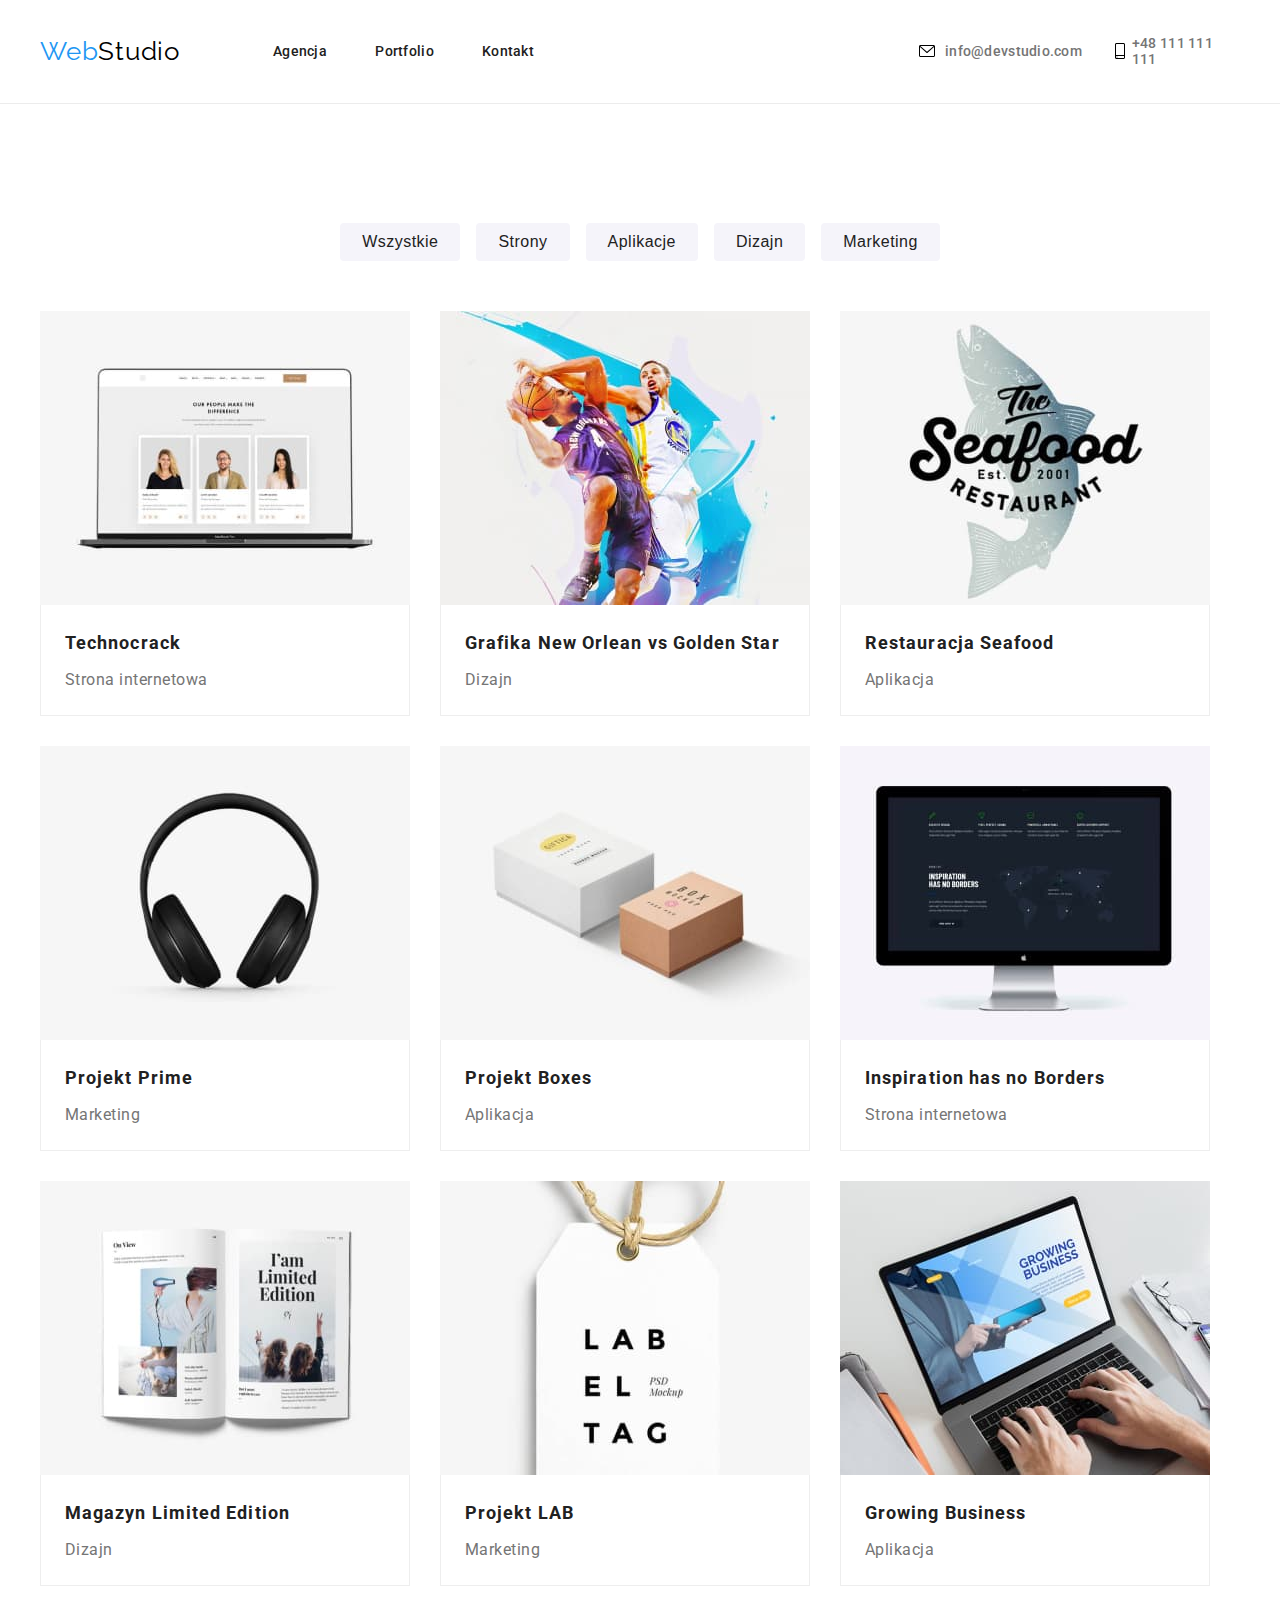
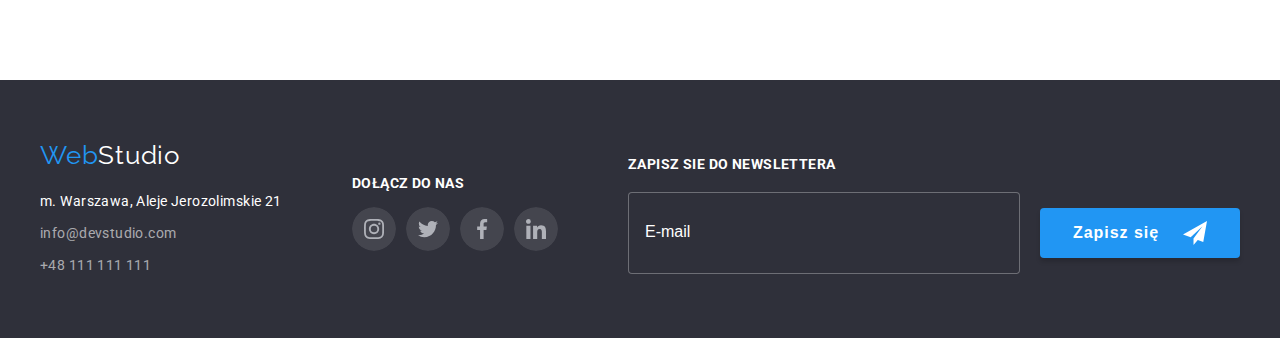
<file: portfolio.html>
<!DOCTYPE html>
<html lang="pl">
  <head>
    <meta charset="UTF-8" />
    <meta http-equiv="X-UA-Compatible" content="IE=edge" />
    <meta name="viewport" content="width=device-width, initial-scale=1.0" />
    <title>Portfolio</title>
    <link rel="preconnect" href="https://fonts.googleapis.com" />
    <link rel="preconnect" href="https://fonts.gstatic.com" crossorigin />
    <link
      href="https://fonts.googleapis.com/css2?family=Montserrat:ital,wght@0,700;1,400&family=Raleway:wght@700&family=Roboto:wght@400;500;700;900&display=swap"
      rel="stylesheet"
    />
    <link
      rel="stylesheet"
      href="https://cdnjs.cloudflare.com/ajax/libs/modern-normalize/1.1.0/modern-normalize.min.css"
      integrity="sha512-wpPYUAdjBVSE4KJnH1VR1HeZfpl1ub8YT/NKx4PuQ5NmX2tKuGu6U/JRp5y+Y8XG2tV+wKQpNHVUX03MfMFn9Q=="
      crossorigin="anonymous"
      referrerpolicy="no-referrer"
    />
    <link rel="stylesheet" href="./CSS/main.min.css" />
  </head>
  <body>
    <section class="navigation-background">
      <div class="page-wrapper navigation">
        <nav class="navigation__wrapper">
          <div class="logo"><span class="logo-web">Web</span>Studio</div>
          <ul class="navigation__links">
            <li><a class="navigation__item" href="index.html">Agencja</a></li>
            <li>
              <a
                class="navigation__item navigation__item--active"
                href="portfolio.html"
                >Portfolio</a
              >
            </li>
            <li>
              <a class="navigation__item" href="portfolio.html">Kontakt</a>
            </li>
          </ul>
        </nav>
        <div class="navigation__contacts">
          <div class="navigation__wrapper">
            <svg width="26" height="30" class="icon-contact">
              <use href="./images/icons.svg#icon-envelope" width="16"></use>
            </svg>
            <a
              class="navigation__item--contact"
              href="mailto:info@devstudio.com"
              >info@devstudio.com</a
            >
          </div>
          <div class="navigation__wrapper">
            <svg width="20" height="30" class="icon-contact">
              <use href="./images/icons.svg#icon-smartphone" width="16"></use>
            </svg>
            <a class="navigation__item--contact" href="tel:+48111111111"
              >+48 111 111 111</a
            >
          </div>
        </div>
      </div>
    </section>
    <main class="page-wrapper">
      <header class="portfolio-buttons">
        <button class="portfolio-buttons__item" type="button">Wszystkie</button>
        <button class="portfolio-buttons__item" type="button">Strony</button>
        <button class="portfolio-buttons__item" type="button">Aplikacje</button>
        <button class="portfolio-buttons__item" type="button">Dizajn</button>
        <button class="portfolio-buttons__item" type="button">Marketing</button>
      </header>
      <section>
        <ul class="portfolio">
          <li>
            <figure class="portfolio--shadow">
              <div class="portfolio__photo">
                <img
                  src="./images/portfolio/technocrack.jpg"
                  alt="Otwarty laptop z widocznym menu strony przedstawiającej 3 osoby"
                  width="370"
                  class="portfolio__photo--position"
                />
                <p class="portfolio__text">
                  Technocrack jest popularną platformą wykorzystywaną do
                  rozpowszechniania koronawirusa. Firmy wykorzystują tę
                  platformę do celów szpiegowskich i ataków na niezabezpieczone
                  serwery konkurencji
                </p>
              </div>
              <figcaption class="portfolio__description">
                <p class="portfolio__project-name">Technocrack</p>
                <p class="portfolio__project-type">Strona internetowa</p>
              </figcaption>
            </figure>
          </li>
          <li>
            <figure class="portfolio--shadow">
              <div class="portfolio__photo">
                <img
                  src="./images/portfolio/basketballPlayers.jpg"
                  alt="Dwóch zawodników gra w poszykówkę"
                  width="370"
                  class="portfolio__photo--position"
                />
                <p class="portfolio__text">
                  Technocrack jest popularną platformą wykorzystywaną do
                  rozpowszechniania koronawirusa. Firmy wykorzystują tę
                  platformę do celów szpiegowskich i ataków na niezabezpieczone
                  serwery konkurencji
                </p>
              </div>
              <figcaption class="portfolio__description">
                <p class="portfolio__project-name">
                  Grafika New Orlean vs Golden Star
                </p>
                <p class="portfolio__project-type">Dizajn</p>
              </figcaption>
            </figure>
          </li>
          <li>
            <figure class="portfolio--shadow">
              <div class="portfolio__photo">
                <img
                  src="./images/portfolio/seaFood.jpg"
                  alt="Logo restauracji z owocami morza"
                  width="370"
                  class="portfolio__photo--position"
                />
                <p class="portfolio__text">
                  Technocrack jest popularną platformą wykorzystywaną do
                  rozpowszechniania koronawirusa. Firmy wykorzystują tę
                  platformę do celów szpiegowskich i ataków na niezabezpieczone
                  serwery konkurencji
                </p>
              </div>
              <figcaption class="portfolio__description">
                <p class="portfolio__project-name">Restauracja Seafood</p>
                <p class="portfolio__project-type">Aplikacja</p>
              </figcaption>
            </figure>
          </li>
          <li>
            <figure class="portfolio--shadow">
              <div class="portfolio__photo">
                <img
                  src="./images/portfolio/headphones.jpg"
                  alt="słuchawki"
                  width="370"
                  class="portfolio__photo--position"
                />
                <p class="portfolio__text">
                  Technocrack jest popularną platformą wykorzystywaną do
                  rozpowszechniania koronawirusa. Firmy wykorzystują tę
                  platformę do celów szpiegowskich i ataków na niezabezpieczone
                  serwery konkurencji
                </p>
              </div>
              <figcaption class="portfolio__description">
                <p class="portfolio__project-name">Projekt Prime</p>
                <p class="portfolio__project-type">Marketing</p>
              </figcaption>
            </figure>
          </li>
          <li>
            <figure class="portfolio--shadow">
              <div class="portfolio__photo">
                <img
                  src="./images/portfolio/boxes.jpg"
                  alt="Dwa pudełka"
                  width="370"
                  class="portfolio__photo--position"
                />
                <p class="portfolio__text">
                  Technocrack jest popularną platformą wykorzystywaną do
                  rozpowszechniania koronawirusa. Firmy wykorzystują tę
                  platformę do celów szpiegowskich i ataków na niezabezpieczone
                  serwery konkurencji
                </p>
              </div>
              <figcaption class="portfolio__description">
                <p class="portfolio__project-name">Projekt Boxes</p>
                <p class="portfolio__project-type">Aplikacja</p>
              </figcaption>
            </figure>
          </li>
          <li>
            <figure class="portfolio--shadow">
              <div class="portfolio__photo">
                <img
                  src="./images/portfolio/display.jpg"
                  alt="Monitor komputeraz z widocznym menu strony"
                  width="370"
                  class="portfolio__photo--position"
                />
                <p class="portfolio__text">
                  Technocrack jest popularną platformą wykorzystywaną do
                  rozpowszechniania koronawirusa. Firmy wykorzystują tę
                  platformę do celów szpiegowskich i ataków na niezabezpieczone
                  serwery konkurencji
                </p>
              </div>
              <figcaption class="portfolio__description">
                <p class="portfolio__project-name">
                  Inspiration has no Borders
                </p>
                <p class="portfolio__project-type">Strona internetowa</p>
              </figcaption>
            </figure>
          </li>
          <li>
            <figure class="portfolio--shadow">
              <div class="portfolio__photo">
                <img
                  src="./images/portfolio/magazine.jpg"
                  alt="Otwarty artykuł w magazynie"
                  width="370"
                  class="portfolio__photo--position"
                />
                <p class="portfolio__text">
                  Technocrack jest popularną platformą wykorzystywaną do
                  rozpowszechniania koronawirusa. Firmy wykorzystują tę
                  platformę do celów szpiegowskich i ataków na niezabezpieczone
                  serwery konkurencji
                </p>
              </div>
              <figcaption class="portfolio__description">
                <p class="portfolio__project-name">Magazyn Limited Edition</p>
                <p class="portfolio__project-type">Dizajn</p>
              </figcaption>
            </figure>
          </li>
          <li>
            <figure class="portfolio--shadow">
              <div class="portfolio__photo">
                <img
                  src="./images/portfolio/label.jpg"
                  alt="Etykieta z napisem LAB EL TAG"
                  width="370"
                  class="portfolio__photo--position"
                />
                <p class="portfolio__text">
                  Technocrack jest popularną platformą wykorzystywaną do
                  rozpowszechniania koronawirusa. Firmy wykorzystują tę
                  platformę do celów szpiegowskich i ataków na niezabezpieczone
                  serwery konkurencji
                </p>
              </div>
              <figcaption class="portfolio__description">
                <p class="portfolio__project-name">Projekt LAB</p>
                <p class="portfolio__project-type">Marketing</p>
              </figcaption>
            </figure>
          </li>
          <li>
            <figure class="portfolio--shadow">
              <div class="portfolio__photo">
                <img
                  src="./images/portfolio/laptop.jpg"
                  alt="Otwarty laptop na stronie internetowej Growing Buisness"
                  width="370"
                  class="portfolio__photo--position"
                />
                <p class="portfolio__text">
                  Technocrack jest popularną platformą wykorzystywaną do
                  rozpowszechniania koronawirusa. Firmy wykorzystują tę
                  platformę do celów szpiegowskich i ataków na niezabezpieczone
                  serwery konkurencji
                </p>
              </div>
              <figcaption class="portfolio__description">
                <p class="portfolio__project-name">Growing Business</p>
                <p class="portfolio__project-type">Aplikacja</p>
              </figcaption>
            </figure>
          </li>
        </ul>
      </section>
    </main>
    <footer class="footer-background">
      <div class="page-wrapper--footer">
        <div class="footer">
          <div class="footer__contacts">
            <p class="logo">
              <span class="logo-web">Web</span
              ><span class="logo-studio">Studio</span>
            </p>
            <address class="footer__wrapper">
              <p class="footer__address">m. Warszawa, Aleje Jerozolimskie 21</p>
              <a
                class="footer__address--contact"
                href="mailto:info@devstudio.com"
              >
                info@devstudio.com
              </a>
              <a class="footer__address--contact" href="tel:+48111111111"
                >+48 111 111 111</a
              >
            </address>
          </div>
          <div class="footer__social">
            <h2 class="footer__header">DOŁĄCZ DO NAS</h2>
            <div class="icon-social">
              <a>
                <svg width="44" height="44" class="icon-social__item">
                  <circle
                    r="22"
                    class="icon-social__background"
                    cx="22"
                    cy="22"
                  />
                  <use
                    href="./images/icons.svg#icon-instagram"
                    width="20"
                    x="12"
                  ></use>
                </svg>
              </a>
              <a>
                <svg width="44" height="44" class="icon-social__item">
                  <circle
                    r="22"
                    class="icon-social__background"
                    cx="22"
                    cy="22"
                  />
                  <use
                    href="./images/icons.svg#icon-twitter"
                    width="20"
                    x="12"
                  ></use>
                </svg>
              </a>
              <a>
                <svg width="44" height="44" class="icon-social__item">
                  <circle
                    r="22"
                    class="icon-social__background"
                    cx="22"
                    cy="22"
                  />
                  <use
                    href="./images/icons.svg#icon-facebook"
                    width="20"
                    x="12"
                  ></use>
                </svg>
              </a>
              <a>
                <svg width="44" height="44" class="icon-social__item">
                  <circle
                    r="22"
                    class="icon-social__background"
                    cx="22"
                    cy="22"
                  />
                  <use
                    href="./images/icons.svg#icon-linkedin"
                    width="20"
                    x="12"
                  ></use>
                </svg>
              </a>
            </div>
          </div>
          <div class="footer__newsletter">
            <h2 class="footer__header">ZAPISZ SIE DO NEWSLETTERA</h2>
            <form class="newsletter">
              <input
                type="email"
                name="newsletter-email"
                placeholder="E-mail"
                class="newsletter__input"
              />
              <button type="submit" class="newsletter__button">
                Zapisz się
                <svg
                  width="24px"
                  height="24px"
                  class="newsletter__button--color"
                >
                  <use href="./images/icons.svg#icon-send"></use>
                </svg>
              </button>
            </form>
          </div>
        </div>
      </div>
    </footer>
  </body>
</html>
</file>
<file: CSS/main.min.css>
body{font-family:"Roboto",sans-serif}ul{list-style:none}a{text-decoration:none}*{margin:0;padding:0}.page-wrapper{margin:0 auto;padding:0 15px}.header-title{font-size:2.25rem;font-weight:700;line-height:1.167;letter-spacing:.03em;color:var(--brand-black);text-align:center;margin:0 0 30px 0}@media(min-width: 1200px){.page-wrapper{max-width:1200px;margin:25px auto;padding:0 15px}}.navigation-background{border-bottom:1px solid #ececec;padding:10px 0}.navigation{display:-webkit-box;display:-ms-flexbox;display:flex;-webkit-box-align:center;-ms-flex-align:center;align-items:center;-webkit-box-pack:justify;-ms-flex-pack:justify;justify-content:space-between;width:100%}.navigation__wrapper{display:-webkit-box;display:-ms-flexbox;display:flex;-webkit-box-pack:justify;-ms-flex-pack:justify;justify-content:space-between;-webkit-box-align:center;-ms-flex-align:center;align-items:center;-webkit-box-flex:1;-ms-flex:1;flex:1;margin:0;padding:0}.navigation__links,.navigation__contacts,.navigation__item,.navigation__item--contact,.navigation__icon-contact{display:none}@media(min-width: 768px){.menu-toggle,.js-opne,.mobile__icon-menu,.menu-container{display:none}.navigation__links,.navigation__contacts,.navigation__item,.navigation__icon-contact{display:-webkit-box;display:-ms-flexbox;display:flex}.navigation__item--contact,.navigation__icon-contact{display:inline}.navigation__wrapper{display:-webkit-box;display:-ms-flexbox;display:flex;-webkit-box-align:center;-ms-flex-align:center;align-items:center;justify-items:flex-start;-webkit-box-pack:start;-ms-flex-pack:start;justify-content:flex-start}.navigation__links{-webkit-box-align:center;-ms-flex-align:center;align-items:center;-webkit-box-pack:justify;-ms-flex-pack:justify;justify-content:space-between;width:282px}.navigation__contacts{display:-webkit-box;display:-ms-flexbox;display:flex;-webkit-box-orient:vertical;-webkit-box-direction:normal;-ms-flex-direction:column;flex-direction:column}.navigation__item{font-size:14px;font-weight:500;line-height:1.17;color:#212121;letter-spacing:.02em;text-decoration:none}.navigation__item--contact{font-size:14px;font-weight:500;line-height:1.17;letter-spacing:.02em;text-decoration:none;color:#757575}.navigation__icon-contact{fill:#757575}.navigation__item:hover,.navigation__item:focus,.navigation__item--contact:hover,.navigation__item--contact:focus,.navigation__wrapper:hover .navigation__icon-contact,.navigation__wrapper:focus .navigation__icon-contact,.navigation__wrapper:hover .navigation__item--contact,.navigation__wrapper:focus .navigation__item--contact{color:#2196f3;-webkit-transition:250ms;transition:250ms;fill:#2196f3}.navigation__icon-contact:hover,.navigation__icon-contact:focus{-webkit-transition:250ms;transition:250ms}.navigation__item--active{position:relative}.navigation__item--active:hover::after,.navigation__item--active:focus::after{content:"";height:4px;width:53px;background-color:#2196f3;position:absolute;border-radius:2px;left:0;top:45px}}@media(min-width: 1200px){.navigation{display:-webkit-box;display:-ms-flexbox;display:flex;-webkit-box-align:center;-ms-flex-align:center;align-items:center;-webkit-box-pack:justify;-ms-flex-pack:justify;justify-content:space-between}.navigation__wrapper{justify-items:center;display:-webkit-box;display:-ms-flexbox;display:flex;-webkit-box-align:center;-ms-flex-align:center;align-items:center;-webkit-box-flex:1;-ms-flex:1;flex:1}.navigation__links{display:-webkit-box;display:-ms-flexbox;display:flex;-webkit-box-align:center;-ms-flex-align:center;align-items:center;-webkit-box-pack:justify;-ms-flex-pack:justify;justify-content:space-between;max-width:261px;-ms-flex-negative:1;flex-shrink:1}.navigation__contacts{justify-items:center;display:-webkit-box;display:-ms-flexbox;display:flex;-webkit-box-align:center;-ms-flex-align:center;align-items:center;gap:30px;-webkit-box-orient:horizontal;-webkit-box-direction:normal;-ms-flex-direction:row;flex-direction:row;width:321px}.navigation__item{font-size:14px;font-weight:500;line-height:1.17;color:#212121;letter-spacing:.02em;text-decoration:none}.navigation__item--contact{font-size:14px;font-weight:500;line-height:1.17;letter-spacing:.02em;text-decoration:none;color:#757575;display:block}.navigation__icon-contact{fill:#757575}.navigation__item:hover,.navigation__item:focus,.navigation__item--contact:hover,.navigation__item--contact:focus,.navigation__wrapper:hover .navigation__icon-contact,.navigation__wrapper:focus .navigation__icon-contact,.navigation__wrapper:hover .navigation__item--contact,.navigation__wrapper:focus .navigation__item--contact{color:#2196f3;-webkit-transition:250ms;transition:250ms;fill:#2196f3}.navigation__icon-contact:hover,.navigation__icon-contact:focus{-webkit-transition:250ms;transition:250ms}.navigation__item--active{position:relative}.navigation__item--active:hover::after,.navigation__item--active:focus::after{content:"";height:4px;width:53px;background-color:#2196f3;position:absolute;border-radius:2px;left:0;top:45px}}.logo{font-family:Raleway;font-size:1.625rem;color:#000;line-height:1.17;letter-spacing:.03em;margin-right:83px}.logo-web{color:#2196f3}.logo-studio{color:#fff}@media(min-width: 1200px){.logo{margin-right:93px}}.menu-container{position:fixed;z-index:10;top:0;left:0;-webkit-transform:translateX(100vw);transform:translateX(100vw);width:100vw;height:100vh;background-color:#fff;padding:21px 25px 48px 40px;-webkit-transition:.3s;transition:.3s}.menu-container.is-open{-webkit-transform:translateX(0);transform:translateX(0)}.menu-toggle{border:0;background-color:rgba(0,0,0,0);font-size:2rem;display:-webkit-box;display:-ms-flexbox;display:flex;-webkit-box-align:center;-ms-flex-align:center;align-items:center}.menu-toggle:hover,.menu-toggle:focus{cursor:pointer;color:#2196f3;padding:0;margin:0}.mobile__button-box{display:-webkit-box;display:-ms-flexbox;display:flex;-webkit-box-pack:end;-ms-flex-pack:end;justify-content:flex-end;-webkit-box-align:center;-ms-flex-align:center;align-items:center}.mobile{display:-webkit-box;display:-ms-flexbox;display:flex;-webkit-box-orient:vertical;-webkit-box-direction:normal;-ms-flex-direction:column;flex-direction:column;-webkit-box-pack:justify;-ms-flex-pack:justify;justify-content:space-between;height:100%}.mobile__icon-menu:hover,.mobile__icon-menu:focus{fill:#2196f3}.mobile__links{font-weight:500;font-size:2.5rem;line-height:2.94;letter-spacing:.02em;color:#212121}.mobile__item{color:#212121}.mobile__item:hover,.mobile__item:focus{color:#2196f3}.mobile__contacts{display:-webkit-box;display:-ms-flexbox;display:flex;-webkit-box-orient:vertical;-webkit-box-direction:normal;-ms-flex-direction:column;flex-direction:column;gap:32px;margin-bottom:64px}.mobile__phone{font-weight:500;font-size:2.125rem;line-height:2.5rem;letter-spacing:.02em;color:#2196f3}.mobile__phone:focus,.mobile__phone:hover{color:#212121}.mobile__email{font-weight:500;font-size:1.5rem;line-height:1.75rem;letter-spacing:.02em;color:#757575}.mobile__email:focus,.mobile__email:hover{color:#2196f3}.mobile__social-links{font-weight:500;font-size:1.125rem;line-height:1.375;letter-spacing:.02em;color:#2196f3;border-right:1px solid #757575;padding-right:10px;margin-right:10px}.mobile__social-links:nth-child(4){border:0}.billboard{background-image:-webkit-gradient(linear, left top, left bottom, from(rgba(47, 48, 58, 0.4)), to(rgba(47, 48, 58, 0.4))),url("../images/background_mobile.jpg");background-image:linear-gradient(rgba(47, 48, 58, 0.4), rgba(47, 48, 58, 0.4)),url("../images/background_mobile.jpg");background-repeat:no-repeat;background-size:cover;background-position:center;height:400px;margin:0 auto;display:-webkit-box;display:-ms-flexbox;display:flex;-webkit-box-pack:center;-ms-flex-pack:center;justify-content:center;-webkit-box-align:center;-ms-flex-align:center;align-items:center;-webkit-box-orient:vertical;-webkit-box-direction:normal;-ms-flex-direction:column;flex-direction:column;gap:30px;margin-bottom:60px}.billboard__button{background-color:#2196f3;color:#fff;font-size:1rem;font-weight:700;line-height:1.875;letter-spacing:.06em;border:none;border-radius:4px;padding:10px 40px;margin:0;width:200px;height:50px}.billboard__text{font-family:Roboto;font-size:1.625rem;font-weight:900;line-height:2.65rem;letter-spacing:.06em;text-align:center;color:#fff;padding:0}.billboard__button:hover,.billboard__button:focus{-webkit-transition:250ms;transition:250ms;cursor:pointer}@media(min-device-pixel-ratio: 2),(-webkit-min-device-pixel-ratio: 2),(min-resolution: 192dpi),(min-resolution: 2dppx){.billboard{background-image:url("../images/background_mobile@2x.jpg")}}@media(min-width: 768px){.billboard{background-image:url("../images/background_tablet.jpg")}}@media(min-width: 768px)and (min-device-pixel-ratio: 2),(min-width: 768px)and (-webkit-min-device-pixel-ratio: 2),(min-width: 768px)and (min-resolution: 192dpi),(min-width: 768px)and (min-resolution: 2dppx){.billboard{background-image:url("../images/background_tablet@2x.jpg")}}@media(min-width: 1200px){.billboard{max-width:1600px;margin-bottom:94px;height:600px;background-image:url("../images/background_desktop.jpg")}}@media(min-width: 1200px)and (min-device-pixel-ratio: 2),(min-width: 1200px)and (-webkit-min-device-pixel-ratio: 2),(min-width: 1200px)and (min-resolution: 192dpi),(min-width: 1200px)and (min-resolution: 2dppx){.billboard{background-image:url("../images/background_desktop@2x.jpg")}}.loremipsum{display:-webkit-box;display:-ms-flexbox;display:flex;-webkit-box-orient:vertical;-webkit-box-direction:normal;-ms-flex-direction:column;flex-direction:column;-webkit-box-align:center;-ms-flex-align:center;align-items:center;gap:30px;margin-bottom:60px}.loremipsum__header{font-size:14px;font-weight:700;line-height:16px;letter-spacing:.03em;text-align:center;margin:30px 0 10px 0}.loremipsum__text{font-size:14px;font-weight:400;line-height:1.71;letter-spacing:.03em;text-align:left;color:#757575}.loremipsum__icon{background-color:#f5f4fa;border-radius:4px;margin-top:94p}@media(min-width: 768px){.loremipsum{display:-webkit-box;display:-ms-flexbox;display:flex;-webkit-box-orient:horizontal;-webkit-box-direction:normal;-ms-flex-direction:row;flex-direction:row;-ms-flex-wrap:wrap;flex-wrap:wrap;margin-bottom:45px}.loremipsum__header{text-align:left}.loremipsum__wrapper{-ms-flex-preferred-size:calc((100% - 30px)/2);flex-basis:calc((100% - 30px)/2)}}@media(min-width: 1200px){.loremipsum{margin-bottom:94px;-ms-flex-wrap:nowrap;flex-wrap:nowrap}}.services{display:none}.services__item,.services__text,.services__hidden{display:none}@media(min-width: 1200px){.services{display:-webkit-box;display:-ms-flexbox;display:flex;justify-items:center;gap:30px;margin:0 auto 94px auto;padding:0;width:100%}.services__hidden{display:block}.services__item{display:-webkit-box;display:-ms-flexbox;display:flex;-ms-flex-preferred-size:calc((100% - 60px)/3);flex-basis:calc((100% - 60px)/3);font-size:0;position:relative}.services__text{background-color:rgba(47,48,58,.8);height:70px;width:370px;width:100%;color:#fff;font-size:.875rem;font-weight:700;line-height:1rem;letter-spacing:.03em;display:-webkit-box;display:-ms-flexbox;display:flex;-webkit-box-align:center;-ms-flex-align:center;align-items:center;-webkit-box-pack:center;-ms-flex-pack:center;justify-content:center;position:absolute;top:224px}}.team-background{background-color:#f5f4fa;width:100%;padding:60px 0 60px 0}.team{display:-webkit-box;display:-ms-flexbox;display:flex;gap:30px;-webkit-box-orient:vertical;-webkit-box-direction:normal;-ms-flex-direction:column;flex-direction:column}.team__img{padding:0 0 30px 0;background-color:#fff;-webkit-box-shadow:0px 1px 3px rgba(0,0,0,.12),0px 1px 1px rgba(0,0,0,.14),0px 2px 1px rgba(0,0,0,.2);box-shadow:0px 1px 3px rgba(0,0,0,.12),0px 1px 1px rgba(0,0,0,.14),0px 2px 1px rgba(0,0,0,.2);border-radius:0px 0px 4px 4px}.team__person{font-size:1rem;font-weight:500;line-height:1.1875;letter-spacing:.03em;text-align:center;display:block;color:#212121;margin:30px 0 10px 0;padding:0}.team__position{font-size:1rem;font-weight:400;line-height:1.1875;letter-spacing:.03em;color:#757575;text-align:center;margin:0;padding:0}@media(min-width: 768px){.team{-webkit-box-orient:horizontal;-webkit-box-direction:normal;-ms-flex-direction:row;flex-direction:row;-ms-flex-wrap:wrap;flex-wrap:wrap}.team__wrapper{-ms-flex-preferred-size:calc((100% - 30px)/2);flex-basis:calc((100% - 30px)/2)}}@media(min-width: 1200px){.team-background{padding:94px 0}.team{-ms-flex-wrap:nowrap;flex-wrap:nowrap;-webkit-box-pack:center;-ms-flex-pack:center;justify-content:center}}.icon-social{display:-webkit-box;display:-ms-flexbox;display:flex;-webkit-box-pack:center;-ms-flex-pack:center;justify-content:center;gap:10px;margin-top:16px}.icon-social__item{fill:#afb1b8;border-radius:50%;cursor:pointer;-webkit-transition:fill 250ms cubic-bezier(0.4, 0, 0.2, 1),background-color 250ms cubic-bezier(0.4, 0, 0.2, 1),border-radius 250ms cubic-bezier(0.4, 0, 0.2, 1);transition:fill 250ms cubic-bezier(0.4, 0, 0.2, 1),background-color 250ms cubic-bezier(0.4, 0, 0.2, 1),border-radius 250ms cubic-bezier(0.4, 0, 0.2, 1)}.icon-social__background{fill:rgba(255,255,255,.1)}.icon-social__item:hover,.icon-social__item:focus{fill:#fff;background-color:#2196f3}.company{margin:60px 0}.company__list{display:-webkit-box;display:-ms-flexbox;display:flex;gap:30px;-ms-flex-wrap:wrap;flex-wrap:wrap;-webkit-box-pack:center;-ms-flex-pack:center;justify-content:center}.company__wrapper{border-color:#afb1b8;border-style:solid;border-width:1px;border-radius:4px;-ms-flex-preferred-size:calc((100% - 30px)/2);flex-basis:calc((100% - 30px)/2);display:-webkit-box;display:-ms-flexbox;display:flex;-webkit-box-pack:center;-ms-flex-pack:center;justify-content:center}.company__wrapper:hover,.company__wrapper:focus{border-color:#2196f3;-webkit-transition:250ms;transition:250ms}.icon__company{fill:#afb1b8;margin:0;padding:0;vertical-align:middle}.icon__company:hover,.icon__company:focus{cursor:pointer;fill:#2196f3;-webkit-transition:250ms;transition:250ms}@media(min-width: 768px){.company__wrapper{-ms-flex-preferred-size:calc((100% - 60px)/3);flex-basis:calc((100% - 60px)/3)}}@media(min-width: 1200px){.company{margin:94px 0}.company__list{-ms-flex-wrap:nowrap;flex-wrap:nowrap}}.footer-background{background-color:#2f303a}.page-wrapper--footer{margin:0 auto;padding:60px 15px}.footer{display:-webkit-box;display:-ms-flexbox;display:flex;-webkit-box-orient:vertical;-webkit-box-direction:normal;-ms-flex-direction:column;flex-direction:column;-webkit-box-align:center;-ms-flex-align:center;align-items:center;gap:60px;margin:0}.footer__contacts{display:-webkit-box;display:-ms-flexbox;display:flex;-webkit-box-orient:vertical;-webkit-box-direction:normal;-ms-flex-direction:column;flex-direction:column;-webkit-box-align:center;-ms-flex-align:center;align-items:center}.footer__contacts .logo{text-align:center;padding:0;margin:0 0 20px 0}.footer__wrapper{display:-webkit-box;display:-ms-flexbox;display:flex;-webkit-box-orient:vertical;-webkit-box-direction:normal;-ms-flex-direction:column;flex-direction:column;gap:8px}.footer__address{font-style:normal;font-weight:400;font-size:.875rem;line-height:1.71;color:#fff;letter-spacing:.03em;text-decoration:none;max-height:81px;margin:0;padding:0;text-align:center}.footer__address--contact{font-style:normal;font-weight:400;font-size:.875rem;line-height:1.71;color:rgba(255,255,255,.6);letter-spacing:.03em;text-decoration:none;max-height:81px;margin:0;padding:0;text-align:center}.footer__social{width:206px}.footer__header{font-size:.875rem;font-weight:700;line-height:1rem;letter-spacing:.03em;text-align:center;color:#fff}.footer__newsletter .footer__header{margin-bottom:20px}.footer__address:hover,.footer__address:focus,.footer__address--contact:hover,.footer__address--contact:focus{color:#2196f3}.newsletter{display:-webkit-box;display:-ms-flexbox;display:flex;-webkit-box-orient:vertical;-webkit-box-direction:normal;-ms-flex-direction:column;flex-direction:column;-webkit-box-align:center;-ms-flex-align:center;align-items:center;gap:20px}.newsletter__button{width:200px;height:50px;background:#2196f3;-webkit-box-shadow:0px 4px 4px rgba(0,0,0,.15);box-shadow:0px 4px 4px rgba(0,0,0,.15);border-radius:4px;font-weight:700;font-size:1rem;line-height:1.875rem;display:-webkit-box;display:-ms-flexbox;display:flex;-webkit-box-pack:center;-ms-flex-pack:center;justify-content:center;-webkit-box-align:center;-ms-flex-align:center;align-items:center;gap:24px;letter-spacing:.06em;color:#fff;box-shadow:0px 4px 4px rgba(0,0,0,.15);border-radius:4px;border:0}.newsletter__input{width:450px;height:50px;border:1px solid rgba(255,255,255,.3);outline:0;border-radius:4px;background-color:#2f303a;padding:15px 16px;color:#fff;max-width:90vw}.newsletter__input::-webkit-input-placeholder{font-weight:400;font-size:16px;line-height:20px;color:#fff}.newsletter__input::-moz-placeholder{font-weight:400;font-size:16px;line-height:20px;color:#fff}.newsletter__input:-ms-input-placeholder{font-weight:400;font-size:16px;line-height:20px;color:#fff}.newsletter__input::-ms-input-placeholder{font-weight:400;font-size:16px;line-height:20px;color:#fff}.newsletter__input::placeholder{font-weight:400;font-size:16px;line-height:20px;color:#fff}.newsletter__button--color{fill:#fff}.newsletter__button:focus,.newsletter__button:hover{-webkit-transition:250ms;transition:250ms;background-color:#2196f3;cursor:pointer}.newsletter__input:focus,.newsletter__input:hover{border-color:#2196f3}@media(min-width: 768px){.footer{-webkit-box-orient:horizontal;-webkit-box-direction:normal;-ms-flex-direction:row;flex-direction:row;-ms-flex-wrap:wrap;flex-wrap:wrap;-webkit-box-pack:center;-ms-flex-pack:center;justify-content:center;gap:0}.footer__social,.footer__contacts{-ms-flex-preferred-size:50%;flex-basis:50%;margin-bottom:60px}}@media(min-width: 1200px){.page-wrapper--footer{max-width:1200px;margin:0 auto;padding:60px 15px}.footer{-ms-flex-wrap:nowrap;flex-wrap:nowrap;-webkit-box-pack:justify;-ms-flex-pack:justify;justify-content:space-between}.footer__contacts{-webkit-box-align:start;-ms-flex-align:start;align-items:flex-start;-ms-flex-preferred-size:auto;flex-basis:auto;margin-bottom:0}.footer__address{text-align:left}.footer__social{width:206px;-ms-flex-preferred-size:auto;flex-basis:auto;margin-top:12px;margin-bottom:0;margin-left:10px;margin-right:10px}.footer__wrapper{-webkit-box-align:start;-ms-flex-align:start;align-items:flex-start}.footer__header{text-align:left}.footer__newsletter{margin-top:12px;margin-bottom:0}.newsletter{-webkit-box-orient:horizontal;-webkit-box-direction:normal;-ms-flex-direction:row;flex-direction:row}.newsletter__input{width:358px}}.backdrop{position:fixed;top:0;left:0;right:0;bottom:0;background-color:rgba(0,0,0,.2);cursor:not-allowed;display:-webkit-box;display:-ms-flexbox;display:flex;-webkit-box-pack:center;-ms-flex-pack:center;justify-content:center;-webkit-box-align:center;-ms-flex-align:center;align-items:center;opacity:1;-webkit-transform:scale(1);transform:scale(1);-webkit-transition:opacity 2s cubic-bezier(0.4, 0, 0.2, 1),-webkit-transform 2s cubic-bezier(0.4, 0, 0.2, 1);transition:opacity 2s cubic-bezier(0.4, 0, 0.2, 1),-webkit-transform 2s cubic-bezier(0.4, 0, 0.2, 1);transition:transform 2s cubic-bezier(0.4, 0, 0.2, 1),opacity 2s cubic-bezier(0.4, 0, 0.2, 1);transition:transform 2s cubic-bezier(0.4, 0, 0.2, 1),opacity 2s cubic-bezier(0.4, 0, 0.2, 1),-webkit-transform 2s cubic-bezier(0.4, 0, 0.2, 1)}.is-hidden{opacity:0;pointer-events:none;-webkit-transform:scale(0);transform:scale(0)}.modal{width:528px;height:581px;position:relative;cursor:initial;background-color:#fff;-webkit-box-shadow:0px 1px 3px rgba(0,0,0,.12),0px 1px 1px rgba(0,0,0,.14),0px 2px 1px rgba(0,0,0,.2);box-shadow:0px 1px 3px rgba(0,0,0,.12),0px 1px 1px rgba(0,0,0,.14),0px 2px 1px rgba(0,0,0,.2);border-radius:4px}.modal__close{width:30px;height:30px;border-radius:50%;position:absolute;top:8px;color:#000;right:8px;display:-webkit-box;display:-ms-flexbox;display:flex;-webkit-box-pack:center;-ms-flex-pack:center;justify-content:center;-webkit-box-align:center;-ms-flex-align:center;align-items:center;font-size:1.5rem;border:1px solid rgba(0,0,0,.1);background-color:#fff;-webkit-transition:background-color 250ms cubic-bezier(0.4, 0, 0.2, 1),opacity 250ms cubic-bezier(0.4, 0, 0.2, 1);transition:background-color 250ms cubic-bezier(0.4, 0, 0.2, 1),opacity 250ms cubic-bezier(0.4, 0, 0.2, 1)}.modal__close:hover{cursor:pointer;background-color:#d3d3d3}.modal__form{padding:12px 40px 40px 40px}.modal__form--spacing{margin-bottom:10px}.modal__label{font-size:.75rem;font-weight:400;line-height:.875rem;letter-spacing:.01em;color:#757575;margin-bottom:4px}.modal__wrapper{display:-webkit-box;display:-ms-flexbox;display:flex;position:relative}.modal__input{height:40px;border:1px solid rgba(33,33,33,.2);border-radius:4px;padding-left:42px;outline:none;width:100%;-webkit-box-shadow:0px 2px 1px rgba(0,0,0,.1);box-shadow:0px 2px 1px rgba(0,0,0,.1)}.modal__input:hover,.modal__input:focus{-webkit-transition:250ms;transition:250ms}.modal__textarea::-webkit-input-placeholder{font-weight:400;font-size:.75rem;line-height:.875rem;letter-spacing:.01em;color:rgba(117,117,117,.5);margin:0}.modal__textarea::-moz-placeholder{font-weight:400;font-size:.75rem;line-height:.875rem;letter-spacing:.01em;color:rgba(117,117,117,.5);margin:0}.modal__textarea:-ms-input-placeholder{font-weight:400;font-size:.75rem;line-height:.875rem;letter-spacing:.01em;color:rgba(117,117,117,.5);margin:0}.modal__textarea::-ms-input-placeholder{font-weight:400;font-size:.75rem;line-height:.875rem;letter-spacing:.01em;color:rgba(117,117,117,.5);margin:0}.modal__textarea::placeholder{font-weight:400;font-size:.75rem;line-height:.875rem;letter-spacing:.01em;color:rgba(117,117,117,.5);margin:0}.modal__textarea{height:120px;padding:12px 16px;margin-bottom:20px;overflow:auto;resize:none;border:1px solid rgba(33,33,33,.2);border-radius:4px;outline:none;width:100%;-webkit-box-shadow:0px 2px 1px rgba(0,0,0,.1);box-shadow:0px 2px 1px rgba(0,0,0,.1)}.modal__submit-button{width:200px;height:50px;background:#2196f3;-webkit-box-shadow:0px 4px 4px rgba(0,0,0,.15);box-shadow:0px 4px 4px rgba(0,0,0,.15);border-radius:4px;font-weight:700;font-size:16px;line-height:30px;color:#fff;border:none}.modal__submit{display:-webkit-box;display:-ms-flexbox;display:flex;-webkit-box-pack:center;-ms-flex-pack:center;justify-content:center}.modal__submit-button:hover,.modal__submit-button:focus{background-color:#f5f4fa;color:#212121;cursor:pointer}.modal-title{text-align:center;font-size:1.25rem;font-weight:700;line-height:1.44rem;letter-spacing:.03em;margin:40px 0 12px 0}.modal__input:hover,.modal__input:focus,.modal__textarea:hover,.modal__textarea:focus,.modal__input:focus+.modal-icons,.modal__input:hover+.modal-icons{border-color:#2196f3;-webkit-transition:250ms;transition:250ms;fill:#2196f3}.modal-icons{position:absolute;top:50%;-webkit-transform:translate(50%, -50%);transform:translate(50%, -50%)}.checkbox-icon{position:absolute;left:18px;-webkit-transform:translateX(50%);transform:translateX(50%);-webkit-transform:scale(0);transform:scale(0);-webkit-transition:200ms;transition:200ms}.modal-checkbox{position:relative;gap:8px;margin-bottom:30px}.modal-checkbox__label{font-weight:400;font-size:.875rem;line-height:1.5rem;letter-spacing:.03em;color:#757575;display:-webkit-box;display:-ms-flexbox;display:flex;-webkit-box-pack:center;-ms-flex-pack:center;justify-content:center;-webkit-box-align:center;-ms-flex-align:center;align-items:center}.modal-checkbox__links{text-decoration:underline;color:#2196f3}.modal-checkbox__label input{-webkit-appearance:none;-moz-appearance:none;appearance:none;width:16px;height:15px;border:2px solid #000;border-radius:4px;margin-right:7px}.modal-checkbox__label input:checked{border-color:#fff}.modal-checkbox__label:has(input:checked) .checkbox-icon{-webkit-transform:scale(1);transform:scale(1)}.portfolio-buttons{-webkit-box-pack:center;-ms-flex-pack:center;justify-content:center;display:-webkit-inline-box;display:-ms-inline-flexbox;display:inline-flex;width:100%;margin:94px 0 50px 0}.portfolio-buttons__item{background-color:#f5f4fa;color:#212121;font-size:1rem;font-weight:500;line-height:1.63;letter-spacing:.03em;border:none;border-radius:4px;margin:0 8px;padding:6px 22px;-webkit-transition:background-color 250ms cubic-bezier(0.4, 0, 0.2, 1),color 250ms cubic-bezier(0.4, 0, 0.2, 1),-webkit-box-shadow 250ms cubic-bezier(0.4, 0, 0.2, 1);transition:background-color 250ms cubic-bezier(0.4, 0, 0.2, 1),color 250ms cubic-bezier(0.4, 0, 0.2, 1),-webkit-box-shadow 250ms cubic-bezier(0.4, 0, 0.2, 1);transition:box-shadow 250ms cubic-bezier(0.4, 0, 0.2, 1),background-color 250ms cubic-bezier(0.4, 0, 0.2, 1),color 250ms cubic-bezier(0.4, 0, 0.2, 1);transition:box-shadow 250ms cubic-bezier(0.4, 0, 0.2, 1),background-color 250ms cubic-bezier(0.4, 0, 0.2, 1),color 250ms cubic-bezier(0.4, 0, 0.2, 1),-webkit-box-shadow 250ms cubic-bezier(0.4, 0, 0.2, 1)}.portfolio-buttons__item:hover,.portfolio-buttons__item:focus{background-color:#2196f3;color:#fff;cursor:pointer;-webkit-box-shadow:0px 2px 2px 0px rgba(0,0,0,.12);box-shadow:0px 2px 2px 0px rgba(0,0,0,.12)}.portfolio{display:-webkit-box;display:-ms-flexbox;display:flex;-ms-flex-wrap:wrap;flex-wrap:wrap;gap:30px;margin:0 auto;padding:0;-webkit-box-pack:start;-ms-flex-pack:start;justify-content:flex-start;width:100%;margin-bottom:94px}.portfolio--shadow{-webkit-transition-duration:250ms;transition-duration:250ms;-webkit-transition-timing-function:cubic-bezier(0.4, 0, 0.2, 1);transition-timing-function:cubic-bezier(0.4, 0, 0.2, 1)}.portfolio--shadow:hover{-webkit-box-shadow:0px 4px 4px 0px rgba(0,0,0,.25);box-shadow:0px 4px 4px 0px rgba(0,0,0,.25);cursor:pointer}.portfolio__photo{position:relative;width:370px;height:294px;overflow:hidden}.portfolio__photo--position{vertical-align:middle}.portfolio__text{position:absolute;top:0px;width:370px;height:294px;background-color:rgba(33,150,243,.9);padding:49px 45px 49px 24px;font-size:1.125rem;font-weight:400;line-height:28px;letter-spacing:.03rem;color:#fff;-webkit-transform:translateY(100%);transform:translateY(100%);-webkit-transition-duration:250ms;transition-duration:250ms;-webkit-transition-timing-function:cubic-bezier(0.4, 0, 0.2, 1);transition-timing-function:cubic-bezier(0.4, 0, 0.2, 1)}.portfolio__description{border:1px solid #eee;border-top:0;padding:20px 24px 20px 24px}.portfolio__project-name{font-size:1.125rem;font-weight:700;line-height:36px;letter-spacing:.06em;color:#212121;margin:0 0 4px 0}.portfolio__project-type{font-size:1rem;font-weight:400;line-height:30px;letter-spacing:.03em;color:#757575;margin:4px 0 0 0}.portfolio__photo:hover .portfolio__text{-webkit-transform:translateY(0);transform:translateY(0)}/*# sourceMappingURL=main.min.css.map */
</file>
